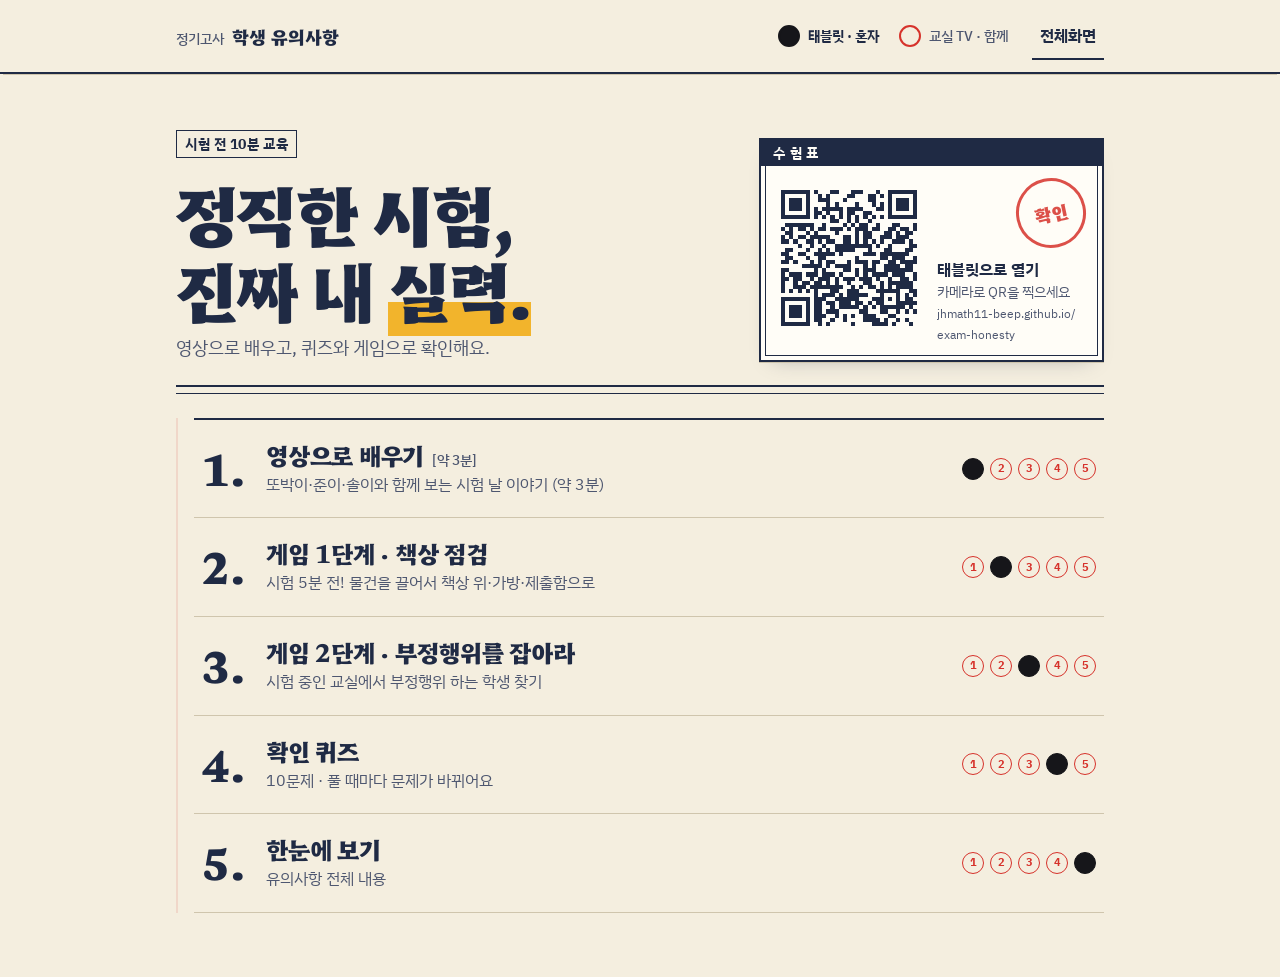
<file: index.html>
<!DOCTYPE html>
<html lang="ko">
<head>
<meta charset="utf-8">
<meta name="viewport" content="width=device-width, initial-scale=1">
<title>정기시험 학생 유의사항</title>
<link rel="icon" href="data:,">
<link rel="preconnect" href="https://fonts.googleapis.com">
<link rel="preconnect" href="https://fonts.gstatic.com" crossorigin>
<link rel="stylesheet" href="https://fonts.googleapis.com/css2?family=Hahmlet:wght@600;800;900&family=IBM+Plex+Sans+KR:wght@400;500;700&display=swap">
<style>
:root {
  /* 시험지·OMR 답안지 토큰 */
  --paper: #f4eedf; --sheet: #fffdf7; --ink: #1f2a44; --ink-2: #4e5770; --rule: #cfc5ad;
  --red: #d6322b; --pencil: #f2b42c; --marker: #16161a;
  --red-soft: #d6322b1f; --pencil-soft: #f2b42c40;
  --font-display: "Hahmlet", "Nanum Myeongjo", serif;
  --font-body: "IBM Plex Sans KR", "Malgun Gothic", sans-serif;
  --r-sm: 2px; --r-md: 4px; --r-lg: 6px;
  --shadow-paper: 0 1px 0 var(--rule), 0 10px 20px -14px #1f2a4459;
  --line: 1px solid var(--rule); --line-ink: 2px solid var(--ink);
  /* 기존 이름 → 새 토큰 별칭 (scene.css가 사용) */
  --primary: var(--ink); --primary-strong: var(--marker); --primary-soft: var(--pencil-soft); --accent: var(--red);
  --bg: var(--paper); --surface: var(--sheet); --border: var(--rule);
  --text: var(--ink); --text-muted: var(--ink-2); --text-subtle: var(--ink-2);
  --success: var(--ink); --warning: var(--pencil); --danger: var(--red);
  --success-soft: var(--pencil-soft); --danger-soft: var(--red-soft); --stage: var(--ink);
  --fs-xs: 0.75rem; --fs-sm: 0.875rem; --fs-base: 1rem; --fs-lg: 1.125rem;
  --fs-xl: 1.5rem; --fs-2xl: 2rem; --fs-3xl: 3rem;
  --sp-1: 4px; --sp-2: 8px; --sp-3: 12px; --sp-4: 16px;
  --sp-6: 24px; --sp-8: 32px; --sp-12: 48px; --sp-16: 64px;
  --r-full: var(--r-md);
  --shadow-sm: none; --shadow-md: var(--shadow-paper);
  --container: 960px;
}
/* 교실 TV 모드: 글자를 키우고(rem 기반이라 전체가 따라 커짐) 보조 글자·괘선을 진하게 */
html.tv { font-size: 137.5%; --container: 1280px; --ink-2: #353d52; --line: 2px solid var(--rule); }

* { box-sizing: border-box; }
body { margin: 0; font-family: var(--font-body);
  color: var(--text); background: var(--bg); font-size: var(--fs-base); line-height: 1.6;
  -webkit-font-smoothing: antialiased; word-break: keep-all; font-variant-numeric: tabular-nums; }
h1, h2, h3 { line-height: 1.25; margin: 0; font-family: var(--font-display); font-weight: 800; }
p { margin: 0; }
:focus-visible { outline: 3px solid var(--red); outline-offset: 2px; }

.wrap { max-width: var(--container); margin: 0 auto; padding: 0 var(--sp-4); }
/* 헤더: 시험지 상단 이중선(2px 잉크 + 그 아래 1px 괘선) */
header { background: var(--paper); border-bottom: var(--line-ink); box-shadow: 0 4px 0 -3px var(--rule); }
#backBtn[hidden] { display: none; }
header .wrap { display: flex; flex-wrap: wrap; align-items: center; gap: var(--sp-2) var(--sp-4); padding-top: var(--sp-3); padding-bottom: var(--sp-3); }
.brand { font-family: var(--font-display); font-weight: 800; font-size: var(--fs-lg); color: var(--ink); text-decoration: none;
  margin-right: auto; min-height: 44px; display: inline-flex; align-items: baseline; flex-wrap: wrap; column-gap: var(--sp-2); align-content: center; }
.brand small { font-family: var(--font-body); font-weight: 500; font-size: var(--fs-sm); color: var(--ink-2); }
/* 모드 전환: OMR 칸 두 개 */
.seg { display: inline-flex; gap: var(--sp-1); }
.seg button { min-height: 44px; padding: 0 var(--sp-2); border: 0; background: transparent; display: inline-flex; align-items: center; gap: var(--sp-2);
  font: inherit; font-size: var(--fs-sm); font-weight: 500; color: var(--ink-2); cursor: pointer; }
.seg button::before { content: ""; width: 18px; height: 18px; flex: none; border: 2px solid var(--red); border-radius: 50%; }
.seg button[aria-pressed="true"] { color: var(--ink); font-weight: 700; }
.seg button[aria-pressed="true"]::before { background: var(--marker); border-color: var(--marker); }
.seg button:hover::before { background: var(--pencil-soft); }
.seg button[aria-pressed="true"]:hover::before { background: var(--marker); }

main.wrap { padding-top: var(--sp-8); padding-bottom: var(--sp-16); }
section[hidden] { display: none; }
.lead { color: var(--ink-2); font-size: var(--fs-lg); margin-top: var(--sp-2); }
.page-title { font-size: var(--fs-2xl); font-weight: 900; letter-spacing: -0.02em; }
.stack { display: grid; gap: var(--sp-6); }

.btn { min-height: 48px; padding: 0 var(--sp-6); border: 0; border-radius: var(--r-sm);
  background: var(--ink); color: var(--sheet); font: inherit; font-weight: 700;
  cursor: pointer; transition: background .15s, transform .05s; text-decoration: none;
  display: inline-flex; align-items: center; justify-content: center; gap: var(--sp-2); }
.btn:hover { background: var(--marker); }
.btn:active { transform: translateY(1px); }
.btn--ghost { background: transparent; color: var(--ink); padding: 0 var(--sp-2); box-shadow: inset 0 -2px 0 var(--ink); border-radius: 0; }
.btn--ghost:hover { background: var(--pencil-soft); }
.btn-row { display: flex; flex-wrap: wrap; gap: var(--sp-3) var(--sp-4); align-items: center; }

.card { background: var(--sheet); border: 1.5px solid var(--ink); border-radius: var(--r-sm);
  box-shadow: var(--shadow-paper); padding: var(--sp-6); }
.badge { display: inline-flex; align-items: center; gap: var(--sp-1); padding: 2px var(--sp-2);
  border: 1.5px solid var(--ink); border-radius: 0; background: transparent; color: var(--ink);
  font-size: var(--fs-sm); font-weight: 700; letter-spacing: .04em; }

/* 홈 */
.hero { padding: var(--sp-6) 0 var(--sp-8); display: grid; gap: var(--sp-8); align-items: end; position: relative; margin-bottom: var(--sp-6); }
.hero::after { content: ""; position: absolute; left: 0; right: 0; bottom: 0; height: 6px; border-top: 2px solid var(--ink); border-bottom: 1px solid var(--ink); }
@media (min-width: 768px) { .hero { grid-template-columns: 1.6fr 1fr; } }
.hero h1 { font-size: clamp(2.6rem, 6vw, 4.2rem); font-weight: 900; letter-spacing: -0.03em; line-height: 1.12; margin-top: var(--sp-4); }
.hero .hl { background: linear-gradient(transparent 65%, var(--pencil) 65%); }
/* 수험표 */
.qr { position: relative; display: flex; align-items: flex-start; gap: var(--sp-4); text-decoration: none; color: inherit;
  padding: calc(var(--sp-4) + 1.9rem) var(--sp-4) var(--sp-4); border: 2px solid var(--ink); border-radius: 0;
  outline: 1px solid var(--ink); outline-offset: -7px; box-shadow: var(--shadow-paper); max-width: 26rem; }
.qr::before { content: "수험표"; position: absolute; top: 0; left: 0; right: 0; padding: 2px var(--sp-3);
  background: var(--ink); color: var(--sheet); font-size: var(--fs-sm); font-weight: 700; letter-spacing: .3em; }
.qr::after { content: "확인"; position: absolute; top: 2.4rem; right: var(--sp-4); width: 64px; height: 64px; border: 3px solid var(--red);
  border-radius: 50%; display: grid; place-items: center; color: var(--red); font-family: var(--font-display); font-weight: 900;
  font-size: var(--fs-lg); transform: rotate(-12deg); opacity: .85; pointer-events: none; }
.qr:hover { background: #fffbea; }
.qr svg { width: 9rem; height: 9rem; flex: none; }
.qr .qrline { stroke: var(--ink); }
.qr span { font-size: var(--fs-sm); color: var(--ink-2); line-height: 1.5; padding-top: 4.4rem; min-width: 0; }
.qr b { font-size: var(--fs-base); color: var(--ink); }
.qr small { font-size: var(--fs-xs); color: var(--ink-2); overflow-wrap: anywhere; }
html.tv .qr svg { width: 12rem; height: 12rem; }
html.tv .qr { max-width: 32rem; }

/* 메뉴: 시험지 문항 목록 */
.menu { display: grid; border-left: 2px solid var(--red-soft); padding-left: var(--sp-4); }
.menu a.card { background: transparent; border: 0; border-bottom: var(--line); border-radius: 0; box-shadow: none; padding: 20px var(--sp-2) 20px 0; }
.menu a { display: flex; gap: var(--sp-4); align-items: center; text-decoration: none; color: inherit; transition: background .15s; }
.menu a > div { flex: 1; min-width: 0; }
.menu a:first-child { border-top: var(--line-ink); }
.menu a:first-child h2::after { content: "[약 3분]"; margin-left: var(--sp-2); font-family: var(--font-body); font-size: var(--fs-sm);
  font-weight: 500; color: var(--ink-2); letter-spacing: 0; white-space: nowrap; }
.menu a:hover, .menu a:focus-visible { background: var(--pencil-soft); }
.menu a:hover .ico, .menu a:focus-visible .ico { color: var(--red); }
.menu .ico { font-family: var(--font-display); font-weight: 900; font-size: 2.6rem; line-height: 1; width: 3.5rem; flex: none;
  color: var(--ink); padding-left: var(--sp-2); }
.menu .ico::after { content: "."; }
.menu h2 { font-size: var(--fs-xl); font-weight: 800; letter-spacing: -0.01em; }
.menu p { color: var(--ink-2); font-size: var(--fs-base); margin-top: 2px; }
.omr { display: none; gap: 6px; flex: none; }
.omr i { width: 22px; height: 22px; border: 1.5px solid var(--red); border-radius: 50%; font-style: normal; font-size: 11px;
  font-weight: 700; color: var(--red); display: grid; place-items: center; line-height: 1; }
.menu a:nth-child(1) .omr i:nth-child(1), .menu a:nth-child(2) .omr i:nth-child(2), .menu a:nth-child(3) .omr i:nth-child(3),
.menu a:nth-child(4) .omr i:nth-child(4), .menu a:nth-child(5) .omr i:nth-child(5) { background: var(--marker); border-color: var(--marker); color: transparent; }
@media (min-width: 640px) { .omr { display: flex; } }
html.tv .omr { display: none; }
html.tv .menu a:hover, html.tv .menu a:focus-visible { background: transparent; }
html.tv .menu a:hover .ico { color: var(--ink); }
html.tv .menu .ico { font-size: 3.4rem; width: 4.4rem; }

/* 한눈에 보기: 한 장의 시험지 2단 편집 */
.notes { display: grid; background: var(--sheet); border: 2px solid var(--ink); box-shadow: var(--shadow-paper); counter-reset: note; }
.notes .card { background: transparent; border: 0; border-bottom: var(--line); border-radius: 0; box-shadow: none; padding: var(--sp-6); }
.notes .card:last-child { border-bottom: 0; }
@media (min-width: 768px) {
  .notes { grid-template-columns: repeat(2, 1fr);
    background: linear-gradient(var(--rule), var(--rule)) center / 1px 100% no-repeat, var(--sheet); }
  .notes .wide { grid-column: 1 / -1; background: var(--sheet); }
}
.notes h2 { font-size: var(--fs-lg); font-weight: 800; margin-bottom: var(--sp-3); display: flex; align-items: center; gap: var(--sp-2); counter-increment: note; }
.notes h2::before { content: counter(note); width: 24px; height: 24px; flex: none; border: 1.5px solid var(--ink); display: grid; place-items: center;
  font-size: var(--fs-sm); font-weight: 800; line-height: 1; }
.notes .card:nth-child(1) h2::after, .notes .card:nth-child(2) h2::after { content: "금지"; margin-left: var(--sp-1); padding: 0 6px;
  border: 2px solid var(--red); color: var(--red); font-size: var(--fs-sm); font-weight: 900; transform: rotate(-4deg); }
.notes .card:nth-child(2) h2::after { content: "가능"; border-color: var(--ink); color: var(--ink); }
.notes ul, .notes ol { margin: 0; padding-left: var(--sp-6); display: grid; gap: var(--sp-2); }
.notes b { color: var(--red); font-weight: 700; }

/* 퀴즈·게임 공통 */
.play { max-width: 760px; margin: 0 auto; }
html.tv .play { max-width: 1040px; }
.meta { display: flex; justify-content: space-between; align-items: baseline; color: var(--ink-2); font-weight: 500; }
.meta span:first-child { font-family: var(--font-display); font-weight: 800; font-size: var(--fs-lg); color: var(--ink); }
.bar { height: 6px; border-radius: 0; background: var(--rule); overflow: hidden; }
.bar i { display: block; height: 100%; background: var(--ink); transition: width .3s; }
.question { font-family: var(--font-display); font-size: var(--fs-xl); font-weight: 800; line-height: 1.4;
  border-left: 3px solid var(--red); padding-left: var(--sp-4); }
/* 보기: OMR 행 */
.opts { display: grid; gap: var(--sp-3); counter-reset: opt; }
.opts.two { grid-template-columns: 1fr 1fr; }
.opt { position: relative; counter-increment: opt; min-height: 64px; padding: var(--sp-3) 64px; border: 1px solid var(--rule);
  border-radius: var(--r-sm); background: var(--sheet); font: inherit; font-size: var(--fs-lg); font-weight: 500; color: var(--ink);
  text-align: left; cursor: pointer; transition: border-color .15s, background .15s; }
.opt::before { content: counter(opt, decimal); position: absolute; left: 18px; top: 50%; margin-top: -14px; width: 28px; height: 28px;
  border: 1.5px solid var(--red); border-radius: 50%; display: grid; place-items: center; color: var(--red); font-size: var(--fs-sm);
  font-weight: 700; line-height: 1; transition: background .15s; }
.opt:hover:not(:disabled) { border-color: var(--ink); }
.opt:hover:not(:disabled)::before { background: var(--pencil-soft); }
.opt:disabled { cursor: default; color: var(--ink-2); }
.opt.right { background: var(--pencil-soft); color: var(--ink); border-color: var(--ink); font-weight: 700; }
.opt.right::before { background: var(--marker); border-color: var(--marker); color: #fff; }
.opt.right::after { content: ""; position: absolute; right: 12px; top: 50%; margin-top: -20px; width: 40px; height: 40px;
  border: 4px solid var(--red); border-right-color: transparent; border-radius: 50%; transform: rotate(-8deg); }
.opt.wrong { background: var(--red-soft); color: var(--ink); }
.opt.wrong::after { content: "/"; position: absolute; right: 18px; top: 50%; transform: translateY(-50%); font-family: var(--font-display);
  font-weight: 900; font-size: 2.4rem; line-height: 1; color: var(--red); }
.opts.two .opt { min-height: 120px; padding: var(--sp-3); text-align: center; font-family: var(--font-display); font-weight: 900; font-size: 3rem; }
.opts.two .opt::before { content: none; }
.why { border-left: 3px solid var(--red); background: var(--sheet); border-radius: 0; padding: var(--sp-3) var(--sp-4); }
.why.bad { background: var(--red-soft); }
.why strong { display: block; font-family: var(--font-display); font-weight: 800; }
/* 채점형 결과 */
.result .num { justify-self: start; padding: var(--sp-2) var(--sp-6); margin: var(--sp-2) 0 var(--sp-3); position: relative;
  font-family: var(--font-display); font-size: 5rem; font-weight: 900; line-height: 1.1; color: var(--red);
  border: 4px solid var(--red); border-radius: 50%; transform: rotate(-6deg); }
.result .num::after { content: ""; position: absolute; left: 18%; right: 18%; bottom: -14px; height: 6px;
  border-top: 2px solid var(--red); border-bottom: 2px solid var(--red); }
.miss { text-align: left; margin: 0; padding-left: var(--sp-6); display: grid; gap: var(--sp-2); font-size: var(--fs-base);
  border-left: 2px solid var(--red); }

@media (max-width: 480px) {
  header .wrap { column-gap: var(--sp-2); }
  .brand small { display: none; }
  .seg button { padding: 0 var(--sp-1); font-size: var(--fs-xs); gap: 6px; }
  header .btn--ghost { font-size: var(--fs-sm); }
  .result .num { font-size: 3.6rem; }
  .opt { padding-right: 56px; }
  .qr svg { width: 7rem; height: 7rem; }
}
@media (prefers-reduced-motion: reduce) { * { animation: none !important; transition: none !important; } }
</style>
<link rel="stylesheet" href="assets/scene.css">
</head>
<body>
<header>
  <div class="wrap">
    <a class="btn btn--ghost" id="backBtn" href="#home" hidden>← 처음으로</a>
    <a class="brand" href="#home"><small>정기고사</small>학생 유의사항</a>
    <div class="seg" role="group" aria-label="화면 모드">
      <button id="modeSolo" onclick="setMode(false)">태블릿 · 혼자</button>
      <button id="modeTv" onclick="setMode(true)">교실 TV · 함께</button>
    </div>
    <button class="btn btn--ghost" onclick="toggleFull()">전체화면</button>
  </div>
</header>

<main class="wrap">
  <section id="home">
    <div class="hero">
      <div>
        <span class="badge">시험 전 10분 교육</span>
        <h1>정직한 시험,<br>진짜 내 <span class="hl">실력.</span></h1>
        <p class="lead">영상으로 배우고, 퀴즈와 게임으로 확인해요.</p>
      </div>
      <a class="qr card" href="https://jhmath11-beep.github.io/exam-honesty/">
        <svg viewBox="0 0 35 35" shape-rendering="crispEdges" role="img" aria-label="접속 QR 코드"><path class="qrline" stroke="#0f172a" d="M1 1.5h7m1 0h1m3 0h2m3 0h3m3 0h1m2 0h7m-33 1h1m5 0h1m2 0h1m1 0h1m4 0h2m3 0h2m1 0h1m1 0h1m5 0h1m-33 1h1m1 0h3m1 0h1m2 0h3m3 0h1m5 0h2m3 0h1m1 0h3m1 0h1m-33 1h1m1 0h3m1 0h1m4 0h1m1 0h1m4 0h1m3 0h1m1 0h1m1 0h1m1 0h3m1 0h1m-33 1h1m1 0h3m1 0h1m1 0h1m1 0h5m1 0h4m3 0h2m1 0h1m1 0h3m1 0h1m-33 1h1m5 0h1m1 0h2m1 0h1m2 0h1m1 0h2m2 0h2m4 0h1m5 0h1m-33 1h7m1 0h1m1 0h1m1 0h1m1 0h1m1 0h1m1 0h1m1 0h1m1 0h1m1 0h1m1 0h7m-21 1h2m2 0h1m1 0h1m2 0h1m-21 1h7m2 0h1m4 0h1m1 0h1m1 0h2m2 0h1m3 0h2m3 0h1m-33 1h1m1 0h1m1 0h2m1 0h1m1 0h2m1 0h3m1 0h1m1 0h3m1 0h2m2 0h2m1 0h2m1 0h1m-32 1h2m3 0h1m1 0h1m4 0h1m4 0h1m1 0h2m3 0h2m1 0h1m1 0h2m-32 1h1m1 0h1m1 0h2m1 0h5m3 0h2m1 0h1m1 0h2m2 0h3m1 0h3m-31 1h2m1 0h1m2 0h2m1 0h1m1 0h2m2 0h2m1 0h1m1 0h1m1 0h1m1 0h1m2 0h3m1 0h1m-28 1h1m2 0h1m2 0h1m2 0h9m1 0h1m2 0h1m4 0h2m-32 1h2m3 0h1m2 0h1m1 0h1m1 0h5m3 0h1m3 0h2m3 0h2m-32 1h2m2 0h2m2 0h5m1 0h1m5 0h3m1 0h7m-30 1h2m3 0h1m2 0h2m7 0h1m5 0h2m1 0h3m2 0h1m-33 1h2m1 0h1m3 0h1m1 0h1m1 0h2m3 0h1m1 0h3m1 0h2m2 0h2m1 0h4m-28 1h5m1 0h1m1 0h4m3 0h1m1 0h1m2 0h4m1 0h2m-32 1h2m6 0h1m1 0h1m4 0h2m1 0h1m1 0h3m2 0h7m-32 1h1m1 0h3m1 0h3m1 0h3m1 0h1m3 0h1m1 0h1m1 0h4m1 0h3m2 0h1m-33 1h2m1 0h2m2 0h1m1 0h3m1 0h1m1 0h3m1 0h3m1 0h1m2 0h1m2 0h2m1 0h1m-33 1h1m2 0h1m1 0h2m1 0h2m1 0h1m1 0h1m2 0h1m3 0h2m2 0h1m1 0h6m-32 1h1m2 0h3m1 0h8m2 0h1m1 0h1m1 0h2m1 0h1m1 0h1m1 0h4m-32 1h1m1 0h1m1 0h1m1 0h1m1 0h1m3 0h2m2 0h3m4 0h6m2 0h2m-25 1h1m1 0h3m1 0h1m1 0h5m3 0h1m3 0h1m1 0h1m1 0h1m-33 1h7m1 0h3m2 0h6m3 0h3m1 0h1m1 0h1m1 0h2m-32 1h1m5 0h1m1 0h2m1 0h2m1 0h3m1 0h2m1 0h1m1 0h2m3 0h5m-33 1h1m1 0h3m1 0h1m1 0h2m2 0h1m1 0h5m1 0h1m1 0h1m1 0h6m1 0h1m-32 1h1m1 0h3m1 0h1m1 0h2m1 0h3m5 0h2m3 0h2m2 0h1m1 0h1m1 0h1m-33 1h1m1 0h3m1 0h1m1 0h3m2 0h1m1 0h1m1 0h1m2 0h3m3 0h2m-28 1h1m5 0h1m1 0h2m2 0h1m2 0h1m4 0h4m1 0h1m2 0h1m1 0h1m-31 1h7m2 0h1m1 0h1m5 0h1m4 0h4m1 0h1m3 0h1"/></svg>
        <span><b>태블릿으로 열기</b><br>카메라로 QR을 찍으세요<br><small>jhmath11-beep.github.io/<wbr>exam-honesty</small></span>
      </a>
    </div>
    <nav class="menu">
      <a class="card" href="#video"><span class="ico">1</span><div><h2>영상으로 배우기</h2><p>또박이·준이·솔이와 함께 보는 시험 날 이야기 (약 3분)</p></div><span class="omr" aria-hidden="true"><i>1</i><i>2</i><i>3</i><i>4</i><i>5</i></span></a>
      <a class="card" href="#game-desk"><span class="ico">2</span><div><h2>게임 1단계 · 책상 점검</h2><p>시험 5분 전! 물건을 끌어서 책상 위·가방·제출함으로</p></div><span class="omr" aria-hidden="true"><i>1</i><i>2</i><i>3</i><i>4</i><i>5</i></span></a>
      <a class="card" href="#game-watch"><span class="ico">3</span><div><h2>게임 2단계 · 부정행위를 잡아라</h2><p>시험 중인 교실에서 부정행위 하는 학생 찾기</p></div><span class="omr" aria-hidden="true"><i>1</i><i>2</i><i>3</i><i>4</i><i>5</i></span></a>
      <a class="card" href="#quiz"><span class="ico">4</span><div><h2>확인 퀴즈</h2><p>10문제 · 풀 때마다 문제가 바뀌어요</p></div><span class="omr" aria-hidden="true"><i>1</i><i>2</i><i>3</i><i>4</i><i>5</i></span></a>
      <a class="card" href="#notes"><span class="ico">5</span><div><h2>한눈에 보기</h2><p>유의사항 전체 내용</p></div><span class="omr" aria-hidden="true"><i>1</i><i>2</i><i>3</i><i>4</i><i>5</i></span></a>
    </nav>
  </section>

  <section id="video" class="stack" hidden>
    <div class="player" id="player">
      <div class="screen" id="vscreen">
        <canvas id="vcanvas" class="scene-canvas" role="img" aria-label="정기시험 유의사항 3D 애니메이션"></canvas>
        <button class="bigplay" id="vbig" aria-label="재생">▶</button>
        <div class="endcard" id="vend" hidden>
          <h2>끝까지 봤어요!</h2>
          <div class="btn-row"><a class="btn" href="#game-desk">게임 하러 가기</a><a class="btn" href="#quiz">퀴즈 풀기</a>
            <button class="btn btn--ghost" id="vagain">다시 보기</button></div>
        </div>
      </div>
      <div class="cap" aria-live="polite"><span class="who" id="capWho"></span><span id="capText"></span></div>
      <div class="vbar">
        <button class="btn" id="vplay">▶ 재생</button>
        <input type="range" id="vseek" min="0" step="0.1" value="0" aria-label="재생 위치">
        <span class="time" id="vtime"></span>
        <button class="btn btn--ghost" id="vsound"></button>
        <button class="btn btn--ghost" id="vfull">크게 보기</button>
      </div>
    </div>
    <audio id="vaudio" src="assets/video.mp3" preload="auto"></audio>
  </section>

  <section id="notes" class="stack" hidden>
    <h1 class="page-title">한눈에 보기</h1>
    <div class="notes">
      <div class="card"><h2>소지 금지 품목</h2>
        <p>휴대전화, 스마트기기(스마트 워치 등), 디지털 카메라, 전자사전, MP3 플레이어, 카메라펜, 전자계산기, 라디오, <b>녹음기</b>, 휴대용 미디어 플레이어, 결제·통신기능(블루투스 등) 또는 전자식 화면표시기(LED 등)가 있는 시계, 통신(블루투스) 기능이 있는 이어폰 등 <b>모든 전자 기기</b>와 부정행위가 의심되는 물품</p></div>
      <div class="card"><h2>소지 가능 품목</h2>
        <p>연필, 볼펜(흑색 또는 청색), 지우개, 컴퓨터용 사인펜, 수정테이프, 샤프심, 전자식 화면표시기(LCD, LED)가 모두 없는 시침·분침(초침)이 있는 <b>아날로그 시계</b> (전자시계는 불가)</p></div>
      <div class="card wide"><h2>책상 정리</h2>
        <p>소지 가능 품목 외 책상 위나 책상 서랍 내부의 모든 물품은 <b>매 교시 시작 전에 사물함에 넣거나, 가방에 넣어 지퍼를 잠근다.</b></p></div>
      <div class="card"><h2>시험 중 유의사항</h2>
        <ul>
          <li><b>화장실은 쉬는 시간(15분)</b>에 이용하고, 시험시간 중에는 가급적 이용하지 않기</li>
          <li>문제지 면수, 인쇄 상태 확인</li>
          <li>문의 사항은 손을 들고 의사 표시</li>
          <li>종료령이 울리면 모든 필기구를 내려놓고 책상 아래로 손을 내린다. 열의 마지막에 앉은 학생이 답안지를 회수하여 감독교사에게 제출한다. 감독교사가 답안지 확인을 마치고 퇴실할 때까지 정숙한 자세로 본인 자리에 앉아 있는다.</li>
        </ul></div>
      <div class="card"><h2>답안지 기입</h2>
        <ul>
          <li>매 교시 학년, 반, 번호 등 인적 사항과 과목코드를 정확하게 표기</li>
          <li>표기는 반드시 <b>컴퓨터용 수성 사인펜</b>으로. 적색 펜 예비마킹 금지</li>
          <li>선택형: 수정테이프(개인이 반드시 준비) 사용 가능, <b>× 표시 정정은 인정하지 않음</b></li>
          <li>논술형: <b>흑색 또는 청색 볼펜만</b> 사용</li>
          <li>논술형 수정: 밑글씨가 보이도록 <b>두 줄</b>을 긋는다 (수정테이프 사용 금지)</li>
        </ul></div>
      <div class="card wide"><h2>부정행위 유형</h2>
        <ol>
          <li>다른 학생의 답안지를 보거나 보여주는 행위</li>
          <li>다른 학생과 손동작, 소리 등으로 서로 신호를 하는 행위</li>
          <li>부정한 휴대물(컨닝 페이퍼, 책 등)을 보거나 무선기기(휴대폰, 무선이어폰, 디지털 시계) 등을 이용하는 행위</li>
          <li>손바닥, 손가락 사이, 책상이나 벽에 적어 놓고 보는 행위</li>
          <li>다른 학생에게 답을 보여주기를 강요하거나 위협하는 행위</li>
          <li>시험 종료령이 울린 후에도 계속 답안지를 작성하는 행위</li>
          <li>자리를 바꾸어 앉거나 답안지를 바꾸어 대신 작성하는 행위</li>
          <li>소지 금지 물품을 소지하고, 시험 시작 전에 제출하지 않는 행위</li>
          <li>시험 시작종이 울리기 전에 인적 사항 표기 외에 답안지를 표기하거나 문제지를 푸는 행위</li>
          <li>기타 감독교사가 부정행위로 판단하는 행위</li>
        </ol></div>
      <div class="card wide"><h2>부정행위자에 대한 조치</h2><p>본교 학업성적관리규정에 의거하여 처리한다.</p></div>
    </div>
  </section>

  <section id="quiz" hidden><div class="play stack" id="quizBox"></div></section>
  <section id="game" hidden><div class="game" id="gameBox"></div></section>
</main>

<script src="assets/cues.js"></script>
<script src="assets/kit.js"></script>
<script src="assets/vendor/three.min.js"></script>
<script src="assets/video3d.js"></script>
<script src="assets/game.js"></script>
<script>
const $ = s => document.querySelector(s);
const shuffle = a => a.map(v => [Math.random(), v]).sort((x, y) => x[0] - y[0]).map(x => x[1]);

/* ───────── 데이터 (출처: 지필평가 학생 유의사항) ───────── */
// a = 정답, o = 보기(화면에서는 섞임, O/X는 그대로)
const OX = ['O', 'X'];
const QUIZ = [
  { q: '시침과 분침이 있는 아날로그 시계는 시험 시간에 가지고 있을 수 있다.', o: OX, a: 'O', why: '전자식 화면표시기가 없는 아날로그 시계는 소지 가능 품목이에요. 전자시계는 안 됩니다.' },
  { q: '다음 중 시험 시간에 책상 위에 둘 수 있는 물건은?', o: ['수정테이프', '스마트 워치', '전자계산기', '블루투스 이어폰'], a: '수정테이프', why: '수정테이프는 소지 가능 품목이에요. 나머지는 모두 전자 기기라 소지할 수 없어요.' },
  { q: '휴대전화는 전원을 끄면 주머니에 넣고 시험을 봐도 된다.', o: OX, a: 'X', why: '휴대전화는 소지 금지 품목이에요. 가지고 있으면서 시험 시작 전에 제출하지 않으면 부정행위입니다.' },
  { q: '선택형 답안지 표기에 사용하는 필기구는?', o: ['컴퓨터용 수성 사인펜', '연필', '빨간 볼펜', '형광펜'], a: '컴퓨터용 수성 사인펜', why: '답안지 표기는 반드시 컴퓨터용 수성 사인펜으로 해요.' },
  { q: '선택형 답을 잘못 표기했을 때, × 표시를 하고 다른 답에 표기하면 인정된다.', o: OX, a: 'X', why: '× 표시를 이용한 정정은 인정하지 않아요. 수정테이프를 사용하세요.' },
  { q: '논술형 답안을 고칠 때 올바른 방법은?', o: ['밑글씨가 보이도록 두 줄을 긋는다', '수정테이프로 지운다', '까맣게 덧칠한다', '× 표시를 크게 한다'], a: '밑글씨가 보이도록 두 줄을 긋는다', why: '논술형은 밑글씨가 보이도록 두 줄을 그어 수정해요. 수정테이프는 사용할 수 없어요.' },
  { q: '논술형 답안을 작성할 때 쓸 수 있는 필기구는?', o: ['흑색 또는 청색 볼펜', '연필', '빨간 볼펜', '샤프'], a: '흑색 또는 청색 볼펜', why: '논술형 평가는 흑색 또는 청색 볼펜만 사용해요.' },
  { q: '종료령이 울렸을 때 가장 먼저 해야 할 일은?', o: ['필기구를 내려놓고 손을 책상 아래로 내린다', '마지막 문제 표기를 마무리한다', '답안지를 들고 앞으로 나간다', '친구와 답을 맞춰 본다'], a: '필기구를 내려놓고 손을 책상 아래로 내린다', why: '종료령이 울리면 모든 필기구를 내려놓고 책상 아래로 손을 내려요.' },
  { q: '시험이 끝난 뒤 답안지는 누가 걷을까?', o: ['열의 마지막에 앉은 학생', '열의 맨 앞에 앉은 학생', '각자 들고 나가서 제출', '먼저 다 푼 학생'], a: '열의 마지막에 앉은 학생', why: '열의 마지막에 앉은 학생이 답안지를 회수해 감독교사에게 제출해요.' },
  { q: '종료령이 울린 뒤 딱 한 문제만 더 표기하는 것은 부정행위가 아니다.', o: OX, a: 'X', why: '시험 종료령이 울린 후에도 계속 답안지를 작성하는 행위는 부정행위예요.' },
  { q: '시험 중 문제지에 궁금한 점이 생기면?', o: ['손을 들어 표시한다', '옆 친구에게 조용히 물어본다', '일어나서 교탁으로 간다', '큰 소리로 질문한다'], a: '손을 들어 표시한다', why: '시험 중 문의 사항은 손을 들고 의사를 표시해요.' },
  { q: '친구가 부탁해서 내 답안지를 보여주기만 했다면 부정행위가 아니다.', o: OX, a: 'X', why: '다른 학생의 답안지를 보는 것뿐 아니라 보여주는 것도 부정행위예요.' },
  { q: '화장실은 언제 이용하는 것이 원칙일까?', o: ['쉬는 시간(15분)', '시험 시작 직후', '문제를 다 푼 뒤 아무 때나', '종료령이 울린 직후'], a: '쉬는 시간(15분)', why: '화장실은 쉬는 시간(15분)에 이용하고, 시험시간 중에는 가급적 이용하지 않아요.' },
  { q: '소지 가능 품목이 아닌 물건은 매 교시 시작 전에 어떻게 해야 할까?', o: ['사물함에 넣거나 가방에 넣고 지퍼를 잠근다', '책상 서랍에 넣어 둔다', '의자 밑에 내려놓는다', '책상 위 한쪽에 모아 둔다'], a: '사물함에 넣거나 가방에 넣고 지퍼를 잠근다', why: '책상 위와 서랍 속 물품은 모두 사물함에 넣거나, 가방에 넣어 지퍼를 잠가요.' },
  { q: '답안지에 빨간 펜으로 예비 마킹을 해 두어도 된다.', o: OX, a: 'X', why: '적색 펜으로 예비마킹을 하지 않아요.' },
  { q: '친구와 자리를 바꿔 앉아 시험을 보는 것은 부정행위다.', o: OX, a: 'O', why: '자리를 바꾸어 앉거나 답안지를 바꾸어 대신 작성하는 행위는 부정행위예요.' },
  { q: '시작종이 울리기 전, 문제지를 받자마자 미리 풀기 시작해도 된다.', o: OX, a: 'X', why: '시작종이 울리기 전에는 인적 사항만 표기할 수 있어요. 미리 문제를 풀거나 답을 표기하면 부정행위예요.' },
  { q: '시작종이 울리기 전에 답안지에 해도 되는 것은?', o: ['학년·반·번호 등 인적 사항 표기', '1번 문제 답 표기', '아는 문제부터 답 표기', '문제지에 풀이 쓰기'], a: '학년·반·번호 등 인적 사항 표기', why: '시작종 전에는 인적 사항 표기만 할 수 있어요.' },
  { q: '다음 중 가지고 있으면 안 되는 물건은?', o: ['녹음기', '수정테이프', '샤프심', '컴퓨터용 사인펜'], a: '녹음기', why: '녹음기는 전자 기기라 소지 금지예요. 가져왔다면 시험 시작 전에 제출해요.' },
];
const QUIZ_N = 10;

/* ───────── 모드 · 라우팅 ───────── */
let tv = false;
function setMode(on) {
  tv = on;
  document.documentElement.classList.toggle('tv', tv);
  $('#modeTv').setAttribute('aria-pressed', tv);
  $('#modeSolo').setAttribute('aria-pressed', !tv);
  try { localStorage.setItem('examwarning-tv', tv ? '1' : ''); } catch (e) {}
}
function toggleFull() {
  if (document.fullscreenElement) document.exitFullscreen();
  else document.documentElement.requestFullscreen?.();
}
function route() {
  const [id, arg] = (location.hash.slice(1) || 'home').split('-');
  V.close(); G.stop();
  if (!$('#' + id)) return location.replace('#home');
  document.querySelectorAll('main > section').forEach(s => s.hidden = s.id !== id);
  $('#backBtn').hidden = id === 'home';
  if (id === 'video') V.open();
  if (id === 'quiz') startQuiz();
  if (id === 'game') G.start(arg);
  scrollTo(0, 0);
}
addEventListener('hashchange', route);

/* ───────── 퀴즈 ───────── */
let qz;
function startQuiz() {
  qz = { list: shuffle(QUIZ).slice(0, QUIZ_N), i: 0, score: 0 };
  showQuestion();
}
function showQuestion() {
  const { list, i, score } = qz, q = list[i];
  if (!q) return $('#quizBox').innerHTML = resultHTML('퀴즈 결과', score, list.length,
    `<button class="btn" onclick="startQuiz()">새 문제로 다시 풀기</button><a class="btn btn--ghost" href="#game-desk">게임 하러 가기</a><a class="btn btn--ghost" href="#home">처음으로</a>`);
  const opts = q.o === OX ? OX : shuffle(q.o);
  $('#quizBox').innerHTML = `
    <div class="meta"><span>문제 ${i + 1} / ${list.length}</span><span>맞힌 개수 ${score}</span></div>
    <div class="bar"><i style="width:${i / list.length * 100}%"></i></div>
    <p class="question">${q.q}</p>
    <div class="opts ${q.o === OX ? 'two' : ''}">${opts.map(o => `<button class="opt" data-v="${o}" onclick="answer(this)">${o}</button>`).join('')}</div>
    <div id="after"></div>`;
}
function answer(btn) {
  const q = qz.list[qz.i], ok = btn.dataset.v === q.a;
  document.querySelectorAll('#quizBox .opt').forEach(b => {
    b.disabled = true;
    if (b.dataset.v === q.a) b.classList.add('right'); else if (b === btn) b.classList.add('wrong');
  });
  if (ok) qz.score++;
  qz.i++;
  $('#after').innerHTML = `<div class="stack"><div class="why ${ok ? '' : 'bad'}"><strong>${ok ? '정답이에요!' : '아쉬워요, 다시 확인해요.'}</strong>${q.why}</div>
    <button class="btn" id="nextBtn" onclick="showQuestion()">${qz.i < qz.list.length ? '다음 문제' : '결과 보기'}</button></div>`;
  $('#nextBtn').focus();
}
function resultHTML(title, score, total, buttons, extra = '') {
  const r = score / total;
  const msg = r === 1 ? '완벽해요! 시험 준비 끝.' : r >= .8 ? '잘했어요! 틀린 부분만 다시 확인해요.' : '영상을 한 번 더 보고 다시 도전해 봐요.';
  return `<div class="card result stack"><h1 class="page-title">${title}</h1>
    <div class="num">${score} / ${total}</div><p class="lead">${msg}</p>${extra}
    <div class="btn-row">${buttons}</div></div>`;
}

/* ───────── 데이터 자체 점검 (틀린 데이터면 콘솔에 표시) ───────── */
function selfCheck() {
  const bad = [...V.check(), ...G.check()];
  QUIZ.forEach(q => { if (!q.o.includes(q.a) || !q.why) bad.push(q.q); });
  if (QUIZ.length < QUIZ_N) bad.push('퀴즈 문항 수 부족');
  console.assert(!bad.length, '데이터 오류', bad);
  return bad;
}

let saved = '';
try { saved = localStorage.getItem('examwarning-tv'); } catch (e) {}
setMode(new URLSearchParams(location.search).has('tv') || !!saved);
V.init();
selfCheck();
route();
</script>
</body>
</html>
</file>
<file: assets/scene.css>
/* 영상·게임이 함께 쓰는 장면(SVG) 스타일. 색·간격 토큰은 index.html 의 :root 를 쓴다. */
.scene-canvas { display: block; width: 100%; aspect-ratio: 16 / 9; border-radius: var(--r-lg); background: #ece4d3; }
.scene-svg { display: block; width: 100%; height: auto; border-radius: var(--r-lg); background: #ece4d3;
  user-select: none; -webkit-user-select: none; }
.scene-svg text { font-family: var(--font-body, "Malgun Gothic", sans-serif); }
.scene-svg text.disp { font-family: var(--font-display, serif); }
.scene-svg .in, .k-head, .k-eyes, .k-pupils, .m-talk, .k-brow-l, .k-brow-r, .k-hand-r, .k-pen {
  transform-box: fill-box; transform-origin: 50% 50%; }
.k-in { transform-box: fill-box; transform-origin: 50% 100%; }

.h { opacity: 0; pointer-events: none; }
.h.on { opacity: 1; pointer-events: auto; }

/* ── 캐릭터 기본 상태 ── */
.k-in { animation: breathe 2.6s ease-in-out infinite alternate; }
.k-eyes { animation: blink 4.2s infinite; animation-delay: var(--blink, 0s); }
.k-head, .k-pupils, .k-brow-l, .k-brow-r { transition: transform .3s; }
.kid .m, .mascot .m, .k-arm, .k-sweat, .k-ear, .k-glow, .k-wrist, .k-bub, .k-stamp { display: none; }
.kid .m-smile, .mascot .m-smile, .kid .k-rest { display: block; }

.kid[class*="face-"] .m-smile { display: none; }
.kid.face-smile .m-smile, .kid.face-sad .m-sad, .kid.face-sweat .m-sad, .kid.face-angry .m-sad,
.kid.face-o .m-o, .kid.face-shock .m-o, .kid.face-sly .m-sly { display: block; }
.kid.face-sweat .k-sweat, .kid.face-shock .k-sweat { display: block; }
.kid.face-shock .k-brows { transform: translateY(-7px); }
.kid.face-sly .k-brow-l { transform: rotate(14deg); }
.kid.face-angry .k-brow-l { transform: rotate(20deg); }
.kid.face-angry .k-brow-r { transform: rotate(-20deg); }
.kid.face-sad .k-brow-l { transform: rotate(-14deg); }
.kid.face-sad .k-brow-r { transform: rotate(14deg); }

.talking .m { display: none !important; }
.talking .m-talk { display: block !important; animation: talk .17s infinite alternate; }
.kid.talking .k-head { animation: nod .45s ease-in-out infinite alternate; }
.mascot.talking .k-in { animation: bob .3s ease-in-out infinite alternate; }
.mascot.jump .k-in { animation: jump .5s 3; }

.kid.look-l .k-pupils { transform: translateX(-8px); }
.kid.look-r .k-pupils { transform: translateX(8px); }
.kid.look-d .k-pupils { transform: translateY(7px); }
.kid.look-u .k-pupils { transform: translateY(-7px); }
.kid.peek-r .k-head { transform: translateX(30px) rotate(9deg); }
.kid.peek-l .k-head { transform: translateX(-30px) rotate(-9deg); }
.kid.lean-d .k-head { transform: translateY(14px); }

.kid[class*="arm-"] .k-rest { display: none; }
.kid.arm-rest .k-rest, .kid.arm-down .k-down, .kid.arm-up .k-up, .kid.arm-palm .k-palm, .kid.arm-slip .k-slip { display: block; }
.kid.arm-up .k-up { animation: wave .4s ease-in-out 2 alternate; transform-box: fill-box; transform-origin: 50% 100%; }
/* 숨은 팔 묶음 속 손에는 애니메이션을 걸지 않는다(display:none 이어도 애니메이션이 생겨 프레임 비용이 는다) */
.kid.writing .k-rest .k-hand-r, .kid.writing .k-pen, .kid.writing.sheet-name .k-a-name .k-wh, .kid.writing.sheet-mark .k-a-mark .k-wh,
.kid.writing.sheet-solve .k-a-solve .k-wh { animation: write .22s ease-in-out var(--ph, 0s) infinite alternate; }
.kid.wiggle .k-in { animation: wiggle .3s ease-in-out infinite alternate; }
.kid.yawn .m { display: none; }
.kid.yawn .m-o { display: block; transform: scale(1.5); transform-box: fill-box; transform-origin: 50% 50%; }
.kid.yawn .k-eyes { animation: none; transform: scaleY(.15); }
.kid.nopaper .k-paper, .kid.nodesk .k-desk, .kid.nodesk .k-paper, .kid.nodesk .k-arm { display: none !important; }
.kid.flip .k-paper { animation: flip .5s ease-in-out infinite alternate; transform-box: fill-box; transform-origin: 50% 100%; }
.kid.has-ear .k-ear, .kid.has-phone .k-glow, .kid.has-watch .k-wrist { display: block; }
.kid.has-phone .k-glow, .kid.has-watch .k-wrist { animation: glow .5s infinite alternate; }
.kid.bub .k-bub { display: block; }
.kid.bub .k-bub .in { animation: pop .3s cubic-bezier(.3, 1.5, .5, 1) both; }
.kid.caught .k-stamp { display: block; }
.kid.caught .k-stamp .in { animation: stamp .3s both; }
.kid.cheer .k-in { animation: jump .45s infinite; }

/* ── 등장 효과 ── */
.pop > .in { animation: pop .45s cubic-bezier(.3, 1.5, .5, 1) both; animation-delay: var(--d, 0s); }
.tile .mark { opacity: 0; }
.tile.pop .mark { opacity: 1; }
.tile.pop .mark .in { animation: stamp .3s both; animation-delay: calc(var(--d, 0s) + .6s); }
.stamp > .in { animation: stamp .3s both; animation-delay: var(--d, 0s); }
.fly > .in { opacity: 0; animation: fly .7s ease-in both; animation-delay: var(--d, 0s); }
.ring > .in { animation: ring .16s ease-in-out 14 alternate; transform-origin: 50% 0; }
.pulse > .in { animation: pulse .6s ease-in-out infinite alternate; }
.draw { stroke-dasharray: 200; stroke-dashoffset: 200; }
.draw.on { stroke-dashoffset: 0; animation: draw .5s ease-out both; animation-delay: var(--d, 0s); }
.confetti rect { animation: fall 2.6s linear infinite; animation-delay: var(--d, 0s); transform-box: fill-box; }
.done > .in, .done .mark .in, .done.draw { animation: none !important; }
.paused * { animation-play-state: paused !important; }

@keyframes breathe { to { transform: translateY(-3px); } }
@keyframes blink { 0%, 93%, 100% { transform: scaleY(1); } 96% { transform: scaleY(.1); } }
@keyframes talk { from { transform: scaleY(.25); } to { transform: scaleY(1.1); } }
@keyframes nod { from { transform: rotate(-2deg); } to { transform: rotate(2deg) translateY(-2px); } }
@keyframes bob { to { transform: translateY(-10px); } }
@keyframes jump { 0%, 100% { transform: none; } 40% { transform: translateY(-46px) scale(.97, 1.04); } }
@keyframes wave { to { transform: rotate(7deg); } }
@keyframes write { from { transform: translate(-5px, 1px); } to { transform: translate(6px, -2px); } }
@keyframes wiggle { from { transform: rotate(-3deg); } to { transform: rotate(3deg); } }
@keyframes flip { to { transform: scaleY(.55) translateY(-8px); } }
@keyframes glow { from { opacity: .45; } to { opacity: 1; } }
@keyframes pop { 0% { transform: scale(0); } 100% { transform: scale(1); } }
@keyframes stamp { from { transform: scale(2.8) rotate(-24deg); opacity: 0; } to { transform: none; opacity: 1; } }
@keyframes fly { from { transform: none; opacity: 1; } to { transform: translate(var(--tx), var(--ty)) scale(.2); opacity: 0; } }
@keyframes ring { from { transform: rotate(-16deg); } to { transform: rotate(16deg); } }
@keyframes pulse { from { opacity: .25; } to { opacity: 1; } }
@keyframes draw { from { stroke-dashoffset: 200; } to { stroke-dashoffset: 0; } }
@keyframes fall { from { transform: translateY(-80px) rotate(0); } to { transform: translateY(980px) rotate(540deg); } }
@keyframes shake { 20%, 60% { transform: translateX(-10px); } 40%, 80% { transform: translateX(10px); } }

/* ── 영상 재생기 ── */
.player { background: var(--sheet); border: var(--line-ink); border-radius: var(--r-md);
  box-shadow: var(--shadow-paper); padding: var(--sp-3); display: grid; gap: var(--sp-3); }
.screen { position: relative; cursor: pointer; width: 100%; margin: 0 auto;
  max-width: max(320px, calc((100vh - 170px - 9rem) * 16 / 9)); }  /* 화면 높이에 맞춰 스크롤 없이 보이게 */
.bigplay { position: absolute; inset: 0; margin: auto; width: 112px; height: 112px; border: 4px solid var(--red); border-radius: 50%;
  background: #fffdf7eb; color: var(--red); font-size: var(--fs-3xl); line-height: 1; cursor: pointer; padding-left: 8px; }
.bigplay:hover { background: var(--marker); color: #fff; }
.endcard { position: absolute; inset: 0; border-radius: var(--r-lg); background: #f4eedff2; color: var(--ink);
  display: grid; place-content: center; justify-items: center; gap: var(--sp-4); text-align: center; }
.endcard[hidden], .bigplay[hidden] { display: none; }
.endcard h2 { font-size: var(--fs-2xl); font-family: var(--font-display); font-weight: 900; }
.cap { min-height: 3.4em; display: flex; align-items: center; gap: var(--sp-3); padding: var(--sp-2) var(--sp-3) 0; border-top: var(--line);
  font-family: var(--font-body); font-size: var(--fs-xl); font-weight: 700; line-height: 1.35; color: var(--ink); }
.cap .who { flex: none; padding: var(--sp-1) var(--sp-3); border-radius: 0; font-size: var(--fs-sm);
  font-family: var(--font-display); font-weight: 800; background: var(--pencil); color: var(--ink); border: 1.5px solid transparent; }
.cap .who[data-who="jun"] { background: var(--ink); color: var(--sheet); }
.cap .who[data-who="sol"] { background: transparent; color: var(--red); border-color: var(--red); }
.vbar { display: flex; align-items: center; gap: var(--sp-3); flex-wrap: wrap; }
.vbar input[type="range"] { flex: 1; min-width: 160px; height: 44px; accent-color: var(--red); }
.vbar .time { color: var(--ink-2); font-variant-numeric: tabular-nums; font-size: var(--fs-sm); }
.player:fullscreen { border-radius: 0; padding: var(--sp-4); align-content: center; }
.player:fullscreen .screen { max-width: calc((100vh - 190px) * 16 / 9); }

/* ── 게임 ── */
.game { display: grid; gap: var(--sp-3); }
.hud { display: flex; align-items: center; gap: var(--sp-4); flex-wrap: wrap; font-weight: 700; }
.hud .score { font-family: var(--font-display); font-weight: 900; font-size: var(--fs-xl); font-variant-numeric: tabular-nums; color: var(--red); }
.hud .hearts { letter-spacing: 3px; color: var(--red); }
.hud .goal { color: var(--ink-2); font-weight: 600; margin-left: auto; font-variant-numeric: tabular-nums; }
.gscreen { position: relative; width: 100%; margin: 0 auto; max-width: max(320px, calc((100vh - 11.5rem) * 16 / 9)); }
.gscreen .scene-svg { touch-action: none; }
.toast { position: absolute; left: 50%; top: 3%; transform: translateX(-50%); width: min(92%, 760px);
  padding: var(--sp-3) var(--sp-4); border-radius: var(--r-sm); background: var(--ink); color: var(--sheet);
  font-size: var(--fs-lg); font-weight: 600; text-align: center; box-shadow: var(--shadow-paper); pointer-events: none; }
.toast[hidden] { display: none; }
.toast.good { background: var(--ink); box-shadow: inset 6px 0 0 var(--pencil), var(--shadow-paper); }
.toast.bad { background: var(--red); }
.overlay { position: absolute; inset: 0; border-radius: var(--r-lg); background: #1f2a44e6; color: var(--sheet);
  display: grid; place-content: center; justify-items: center; gap: var(--sp-4); text-align: center; padding: var(--sp-6); }
.overlay[hidden] { display: none; }
.overlay h2 { font-size: var(--fs-2xl); font-family: var(--font-display); font-weight: 900; }
.overlay p { font-size: var(--fs-lg); max-width: 34em; }
.overlay .btn { background: var(--sheet); color: var(--ink); }
.overlay .btn:hover { background: var(--pencil); }
.overlay .btn--ghost { background: transparent; color: var(--sheet); box-shadow: inset 0 -2px 0 var(--sheet); }
.overlay .btn--ghost:hover { background: #f2b42c40; }
.kid.tap { cursor: pointer; }
.drag { cursor: grab; }
.drag.sel .ring-sel { opacity: 1; }
.ring-sel { opacity: 0; }
.drag.nope > .in { animation: shake .4s; }
.zone.hot .zone-bg { stroke-width: 8; stroke-dasharray: none; fill: #f2b42c; fill-opacity: .25; }
.timebar { height: 8px; border-radius: 0; background: var(--rule); overflow: hidden; }
.timebar i { display: block; height: 100%; width: 100%; background: var(--pencil); transform-origin: left; }

/* ── 2단계 게임 연출 ── */
.k-time { display: none; transform-box: fill-box; transform-origin: 0 50%; }
.kid.timed .k-time { display: block; animation: bubtime var(--life, 4s) linear both; }
@keyframes bubtime { to { transform: scaleX(0); } }
.hud .combo { padding: 2px var(--sp-3); border: 1.5px solid var(--ink); border-radius: 0; color: var(--ink);
  font-family: var(--font-display); font-weight: 800; font-variant-numeric: tabular-nums; }
.hud .combo[hidden] { display: none; }
.hud .combo.hot { background: var(--pencil); color: var(--ink); }
.timebar.off { visibility: hidden; }
.banner { position: absolute; inset: 0; display: grid; place-content: center; pointer-events: none; text-align: center;
  font-family: var(--font-display); font-size: clamp(2.2rem, 9vw, 5.5rem); font-weight: 900; color: var(--sheet); letter-spacing: -0.02em;
  text-shadow: 3px 3px 0 var(--ink), -1px -1px 0 var(--ink), 1px -1px 0 var(--ink), -1px 1px 0 var(--ink); animation: bannerIn .45s cubic-bezier(.3, 1.5, .5, 1) both; }
.banner[hidden] { display: none; }
@keyframes bannerIn { from { transform: scale(.3); opacity: 0; } }
.fx-pop { animation: floatUp .95s ease-out both; paint-order: stroke; stroke: #fffdf7; stroke-width: 12px; stroke-linejoin: round; fill: #1f2a44; pointer-events: none; }
.scene-svg text.fx-pop { font-family: var(--font-display, serif); }
.fx-pop.bad { fill: #d6322b; }
.fx-pop.combo { fill: #b9831a; }
@keyframes floatUp { from { transform: translateY(20px); opacity: 0; } 20% { transform: none; opacity: 1; } to { transform: translateY(-90px); opacity: 0; } }
.scene-svg.shake { animation: shake .4s; }
.overlay .best { color: var(--pencil); font-weight: 800; }

/* ── 2단계 행동 사전: 글자 없이 자세·소품·리듬으로 구분. 멈춘 자세(정적 transform)가 먼저, 움직임은 그 위 ── */
.kid { --sx: 1; }
.kid.side-l { --sx: -1; }
.k-body, .k-arms { transform-box: view-box; transform-origin: 0 -30px; }
/* 머리 회전축 = 머리 중심. fill-box 는 매 프레임 bbox 계산이 들어 3교시 fps 가 반으로 떨어진다 */
.kid .k-head { transform-box: view-box; transform-origin: 0 -270px; }
.kid .k-in { transform-box: view-box; transform-origin: 0 190px; }
.kid .k-eyes { transform-box: view-box; transform-origin: 0 -262px; }
.kid :is(.k-pupils, .k-hand-r, .k-pen) { transform-box: view-box; }
.k-a-tap, .k-a-demand, .k-a-swap, .k-slip { transform-box: view-box; transform-origin: 0 0; transform: scaleX(var(--sx)); }
.k-sliph, .k-swaph { transform-box: view-box; transform-origin: 92px -140px; }
.k-sheet, .k-book, .k-book-o, .k-pen-down, .k-uglow, .k-sheet .k-name, .k-sheet [class^="k-omr-f"] { display: none; }
.kid:is(.a-phone, .a-watch, .a-ear, .a-chin, .a-yawn, .a-tap, .a-demand, .a-swap, .a-tape, .a-flip, .sheet-name, .sheet-mark, .sheet-solve) .k-rest { display: none; }
.kid.a-phone .k-a-phone, .kid.a-watch .k-a-watch, .kid.a-ear .k-a-ear, .kid.a-chin .k-a-chin, .kid.a-yawn .k-a-yawn, .kid.a-tap .k-a-tap,
.kid.a-demand .k-a-demand, .kid.a-swap .k-a-swap, .kid.a-tape .k-a-tape, .kid.a-flip .k-a-flip,
.kid.sheet-name .k-a-name, .kid.sheet-mark .k-a-mark, .kid.sheet-solve .k-a-solve { display: block; }

/* 대기 4종 (모두 --ph 시차) */
.kid .k-in { animation-delay: var(--ph, 0s); }
.kid.idle-a .k-head { animation: idleNod 2.8s ease-in-out var(--ph, 0s) infinite; }
.kid.idle-b .k-head { transform: rotate(-5deg); }
.kid.idle-b.writing :is(.k-hand-r, .k-pen) { animation-duration: .3s; }
/* ponytail: 대기 숨·흔들기는 몸통만(팔은 책상 위에 둔다). 14명 동시 반복이라 큰 묶음 애니메이션 수를 줄여 3교시 fps 확보 */
.kid.idle-b .k-body { animation: idleBreath 3.1s ease-in-out var(--ph, 0s) infinite; }
.kid.idle-c .k-pupils { transform: translate(-6px, 7px); animation: idleRead 2.6s steps(4, jump-none) var(--ph, 0s) infinite; }
.kid.idle-d.writing :is(.k-hand-r, .k-pen) { animation-duration: .26s; }
.kid.idle-d .k-body { animation: idleSway 4s ease-in-out var(--ph, 0s) infinite alternate; }
@keyframes idleNod { 0%, 100% { transform: none; } 50% { transform: translateY(4px) rotate(2deg); } }
@keyframes idleBreath { 0%, 100% { transform: none; } 50% { transform: scaleY(1.015); } }
@keyframes idleRead { from { transform: translate(-6px, 7px); } to { transform: translate(6px, 7px); } }
@keyframes idleSway { from { transform: rotate(-1.5deg); } to { transform: rotate(1.5deg); } }

/* 부정행위 */
.kid.a-peek :is(.k-body, .k-arms) { transform: translateX(calc(65px * var(--sx))) rotate(calc(12deg * var(--sx))); animation: peekB 2.6s ease-in-out infinite; }
.kid.a-peek .k-head { transform: translate(calc(44px * var(--sx)), -14px) rotate(calc(14deg * var(--sx))); animation: peekH 2.6s ease-in-out infinite; }
.kid.a-peek .k-pupils { transform: translate(calc(15px * var(--sx)), 2px); }
@keyframes peekB { 0%, 80%, 100% { transform: none; } 20%, 70% { transform: translateX(calc(65px * var(--sx))) rotate(calc(12deg * var(--sx))); } }
@keyframes peekH { 0%, 80%, 100% { transform: none; } 20%, 70% { transform: translate(calc(44px * var(--sx)), -14px) rotate(calc(14deg * var(--sx))); } }

.kid.a-tap .k-head { transform: translateX(calc(10px * var(--sx))) rotate(calc(6deg * var(--sx))); }
.kid.a-tap .k-taph { animation: tapH 1.7s infinite; }
.kid.a-tap .k-knock { animation: tapK 1.7s infinite; }
@keyframes tapH { 0%, 21%, 42%, 63%, 100% { transform: none; } 10%, 31%, 52% { transform: translateY(-18px); } }
@keyframes tapK { 0%, 5%, 21%, 26%, 42%, 47% { opacity: 1; } 9%, 18%, 30%, 39%, 51%, 100% { opacity: 0; } }

.kid.a-note .k-head { transform: translateY(18px) rotate(calc(10deg * var(--sx))); animation: noteH 3s ease-in-out infinite; }
.kid.a-pass .k-sliph { transform: rotate(-11deg) scale(1.12); }
@keyframes noteH { 0%, 78%, 96%, 100% { transform: translateY(18px) rotate(calc(10deg * var(--sx))); } 81%, 93% { transform: none; } }

.kid.a-palm .k-head { transform: translateX(-8px) rotate(-8deg); animation: palmH 2.4s ease-in-out infinite; }
.kid.a-palm .k-palmh { animation: palmA 2.4s ease-in-out infinite; }
@keyframes palmH { 0%, 65%, 100% { transform: translateX(-8px) rotate(-8deg); } 72%, 92% { transform: none; } }
@keyframes palmA { 0%, 65%, 100% { transform: none; } 72%, 92% { transform: translateY(40px); } }

.kid.a-phone .k-uglow { display: block; opacity: .45; animation: uglow 1s ease-in-out infinite alternate; }
.kid.a-phone .k-phoneh { animation: thumb .17s ease-in-out infinite alternate; }
@keyframes uglow { from { opacity: .3; } to { opacity: .55; } }
@keyframes thumb { to { transform: translateY(-4px); } }

.kid.a-watch .k-head { transform: translate(-12px, 12px) rotate(-6deg); }
.kid.a-watch .k-pupils { transform: translate(-6px, 7px); }
.kid.a-watch .k-watchtap { animation: watchTap 2s ease-in-out infinite; }
.kid.a-watch .k-wscr { animation: glow .5s infinite alternate; }
@keyframes watchTap { 0%, 20%, 40%, 100% { transform: none; } 10%, 30% { transform: translate(-6px, -10px); } }

.kid.a-ear .k-head { transform: translateX(4px) rotate(7deg); animation: earNod .5s ease-in-out infinite alternate; }
@keyframes earNod { from { transform: translateX(4px) rotate(4deg); } to { transform: translateX(4px) rotate(9deg); } }

.kid.a-demand :is(.k-body, .k-arms) { transform: translateX(calc(14px * var(--sx))) rotate(calc(5deg * var(--sx))); }
.kid.a-demand .k-fist { transform-box: view-box; transform-origin: 240px -118px; animation: fist .14s ease-in-out infinite alternate; }
@keyframes fist { from { transform: rotate(-12deg); } to { transform: rotate(12deg); } }

.kid.a-swap .k-paper { transform: translateX(calc(250px * var(--sx))); animation: swapP 2.2s ease-in-out infinite; }
.kid.a-swap .k-swaph { animation: swapA 2.2s ease-in-out infinite; }
@keyframes swapP { 0%, 90%, 100% { transform: none; } 30%, 60% { transform: translateX(calc(250px * var(--sx))); } }
@keyframes swapA { 0%, 90%, 100% { transform: rotate(77deg) scale(.71); } 30%, 60% { transform: none; } }

/* 올바른 행동 */
.kid.a-ask .k-up { animation: wave .4s ease-in-out infinite alternate; }
.kid.a-flip .k-head { transform: translateY(10px); }
.kid.a-flip .k-flipg { transform-box: view-box; transform-origin: -4px -34px; animation: flipPage .5s ease-in-out infinite alternate; }
@keyframes flipPage { to { transform: scaleX(.25); } }
.kid.a-clock .k-head { transform: translate(8px, -22px) rotate(12deg); animation: clockH 3s ease-in-out infinite; }
.kid.a-clock .k-pupils { transform: translate(8px, -13px); }
@keyframes clockH { 0%, 70%, 100% { transform: none; } 10%, 60% { transform: translate(8px, -22px) rotate(12deg); } }
.kid.a-chin .k-head { transform: rotate(-6deg); }
.kid.a-chin .k-pupils { transform: translate(-7px, -7px); }
.kid.a-chin .k-chinh { animation: chinA 1.2s ease-in-out infinite; }
@keyframes chinA { 50% { transform: translateY(-6px); } }
.kid.a-yawn .k-head { transform: translateY(-10px) rotate(-4deg); }
.kid.a-yawn :is(.k-body, .k-arms) { transform: scaleY(1.03); animation: yawnB 2.4s ease-in-out infinite; }
@keyframes yawnB { 0%, 100% { transform: none; } 50% { transform: scaleY(1.03); } }
.kid.a-tape .k-tapeh { transform: translateX(30px); animation: tapeH 1.2s ease-in-out infinite; }
.kid.a-tape .k-tapeline { transform-box: view-box; transform-origin: -44px -20px; animation: tapeL 1.2s ease-in-out infinite; }
@keyframes tapeH { 0% { transform: translateX(-40px); } 58%, 100% { transform: translateX(30px); } }
@keyframes tapeL { 0% { transform: scaleX(0); } 58%, 100% { transform: none; } }

/* 시작종 전(답안지 1.6배 + 시험지) / 종료령 */
.kid.pre .k-paper { transform-box: fill-box; transform-origin: 50% 50%; transform: translate(-30px, 0) scale(1.6); }
.kid.pre .k-plines { display: none; }
.kid.pre .k-sheet, .kid.pre .k-book, .kid.sheet-name .k-name, .kid.sheet-mark [class^="k-omr-f"] { display: block; }
.kid.sheet-solve .k-book-o { display: block; }
.kid.sheet-solve .k-book-c { display: none; }
.kid.sheet-name .k-name { animation: nameW 2s linear infinite; }
@keyframes nameW { 0% { stroke-dashoffset: 60; } 80%, 100% { stroke-dashoffset: 0; } }
.kid.sheet-mark .k-omr-f4, .kid.sheet-mark .k-omr-f5 { opacity: 0; }
.kid.sheet-mark .k-omr-f1 { animation: omr1 2.4s infinite; }
.kid.sheet-mark .k-omr-f2 { animation: omr2 2.4s infinite; }
.kid.sheet-mark .k-omr-f3 { animation: omr3 2.4s infinite; }
.kid.sheet-mark .k-omr-f4 { animation: omr4 2.4s infinite; }
.kid.sheet-mark .k-omr-f5 { animation: omr5 2.4s infinite; }
@keyframes omr1 { 0%, 7% { opacity: 0; } 8%, 100% { opacity: 1; } }
@keyframes omr2 { 0%, 24% { opacity: 0; } 25%, 100% { opacity: 1; } }
@keyframes omr3 { 0%, 41% { opacity: 0; } 42%, 100% { opacity: 1; } }
@keyframes omr4 { 0%, 57% { opacity: 0; } 58%, 100% { opacity: 1; } }
@keyframes omr5 { 0%, 74% { opacity: 0; } 75%, 100% { opacity: 1; } }
.kid.sheet-mark .k-omrh { animation: omrHand 2.4s infinite; }
@keyframes omrHand { 0%, 16% { transform: translateX(-64px); } 17%, 33% { transform: translateX(-32px); } 34%, 50% { transform: none; }
  51%, 66% { transform: translateX(32px); } 67%, 100% { transform: translateX(64px); } }
.kid.sheet-mark .k-head { transform: translateY(8px); animation: markH 2.4s ease-in-out infinite; }
@keyframes markH { 0%, 40%, 100% { transform: translateY(8px); } 50%, 90% { transform: translate(10px, 6px) rotate(6deg); } }
.kid.sheet-solve .k-head { transform: translate(10px, 10px) rotate(6deg); }
.kid.arm-down .k-pen-down { display: block; }
.kid.a-late .k-head { transform: translateY(12px); animation: lateH 1.8s ease-in-out infinite; }
.kid.a-late.writing :is(.k-hand-r, .k-pen) { animation-duration: .14s; }
@keyframes lateH { 0%, 80%, 100% { transform: translateY(12px); } 86%, 94% { transform: none; } }
</file>
